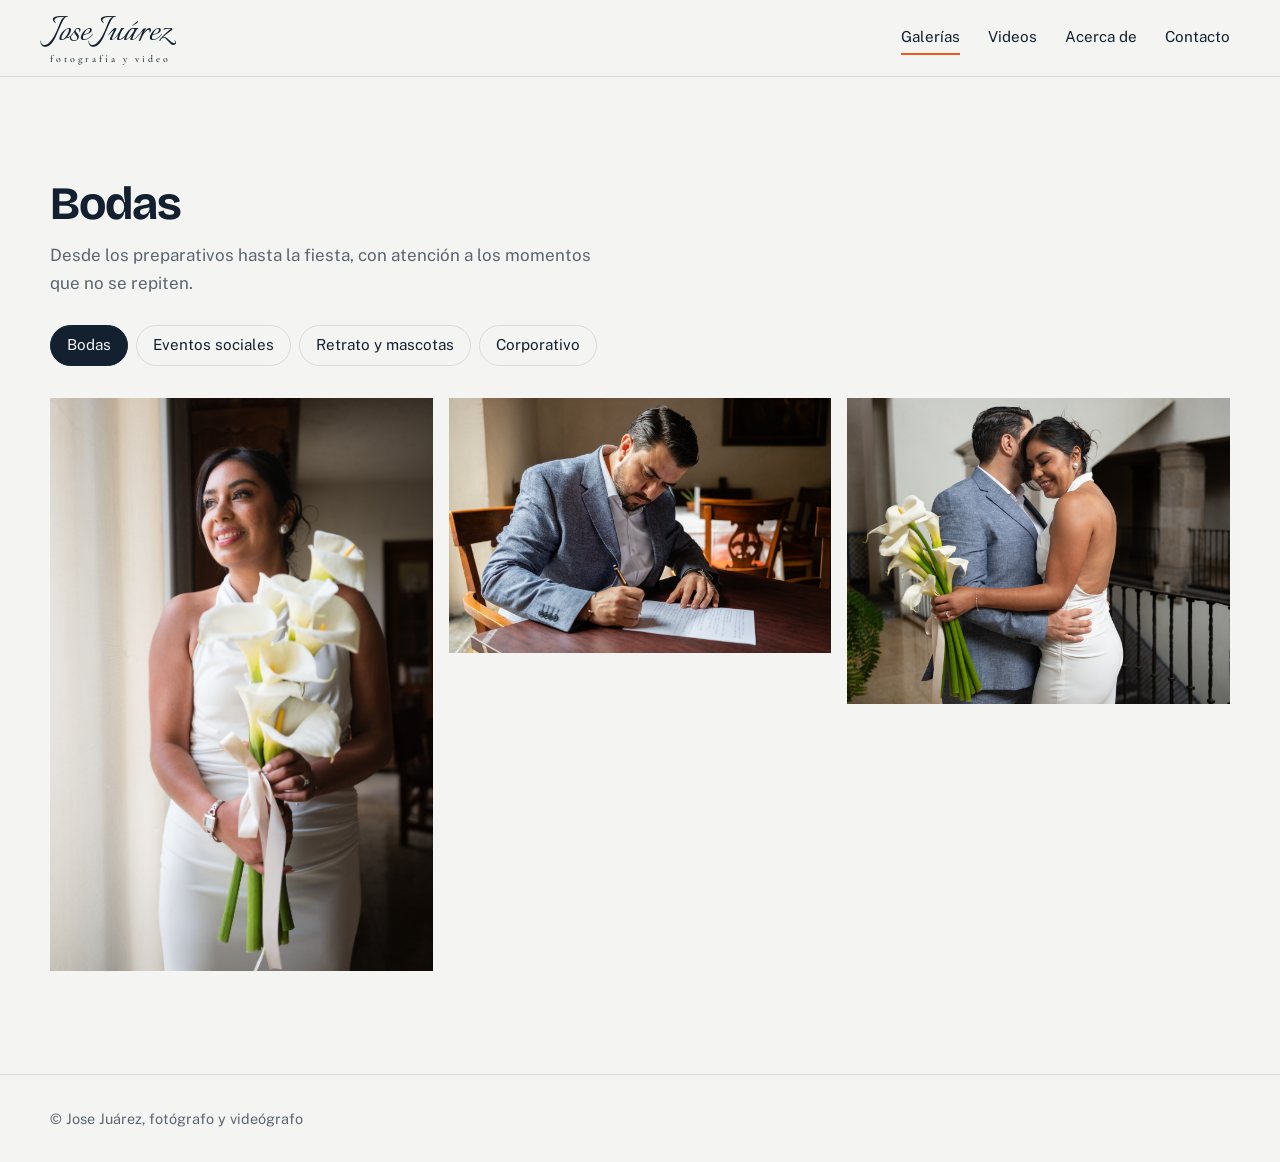
<file: galeria.html>
<!DOCTYPE html>
<html lang="es">
<head>
  <meta charset="utf-8">
  <meta name="viewport" content="width=device-width, initial-scale=1">
  <title>Galería — Jose Juárez</title>
  <meta name="description" content="Galerías de fotografía de Jose Juárez: drone, eventos sociales y corporativo.">
  <link rel="preconnect" href="https://fonts.googleapis.com">
  <link rel="preconnect" href="https://fonts.gstatic.com" crossorigin>
  <link href="https://fonts.googleapis.com/css2?family=Bricolage+Grotesque:opsz,wght@12..96,600;12..96,700&family=Public+Sans:wght@400;600&family=Italianno&family=Cormorant+Garamond:wght@500&display=swap" rel="stylesheet">
  <link rel="stylesheet" href="style.css">
</head>
<body data-pagina="galeria">
  <header class="top">
    <div class="wrap">
      <a class="brand" href="index.html" aria-label="Jose Juárez, fotografía y video"><span class="b-nombre">Jose Juárez</span><span class="b-sub">fotografía y video</span></a>
      <button class="menu" aria-expanded="false" aria-controls="nav">Menú</button>
      <nav class="nav" id="nav">
        <a href="index.html#galerias" aria-current="page">Galerías</a>
        <a href="index.html#videos">Videos</a>
        <a href="index.html#acerca">Acerca de</a>
        <a href="index.html#contacto">Contacto</a>
      </nav>
    </div>
  </header>

  <main class="sec">
    <div class="wrap">
      <h2 id="titulo"></h2>
      <p class="intro" id="descripcion"></p>
      <nav class="tabs" id="tabs" aria-label="Categorías"></nav>
      <div class="mosaico" id="mosaico"></div>
    </div>
  </main>

  <dialog id="visor" aria-label="Visor de fotos">
    <div class="visor-in">
      <img id="visor-img" alt="">
      <p id="visor-cap"></p>
    </div>
    <button class="vb" id="v-cerrar" aria-label="Cerrar">✕</button>
    <button class="vb" id="v-prev" aria-label="Foto anterior">‹</button>
    <button class="vb" id="v-next" aria-label="Foto siguiente">›</button>
  </dialog>

  <footer><div class="wrap">© Jose Juárez, fotógrafo y videógrafo</div></footer>
  <script src="datos.js"></script>
  <script src="app.js"></script>
</body>
</html>
</file>
<file: style.css>
:root{
  --h:76px; --paper:#F4F5F2; --ink:#12202F; --mist:#5A6572; --line:#D8DCD7; --signal:#F0581A; --deep:#0C1722;
  --display:"Bricolage Grotesque",system-ui,sans-serif;
  --text:"Public Sans",system-ui,sans-serif;
}
*{box-sizing:border-box;margin:0}
html{scroll-behavior:smooth;scroll-padding-top:calc(var(--h) + 8px)}
@media (prefers-reduced-motion:reduce){html{scroll-behavior:auto}}
body{font:400 1.0625rem/1.6 var(--text);color:var(--ink);background:var(--paper)}
img{display:block;max-width:100%}
a{color:inherit}
:focus-visible{outline:3px solid var(--signal);outline-offset:3px}
.wrap{width:min(1180px,100% - 2.5rem);margin-inline:auto}

/* Encabezado */
.top{position:sticky;top:0;z-index:20;background:rgba(244,245,242,.94);backdrop-filter:blur(8px);border-bottom:1px solid var(--line)}
.top .wrap{display:flex;align-items:center;justify-content:space-between;height:var(--h)}
.brand{display:flex;flex-direction:column;align-items:center;text-decoration:none;line-height:1}
.b-nombre{font:400 2.7rem/1 Italianno,"Brush Script MT",cursive}
.b-sub{margin-top:1px;font:500 .62rem/1 "Cormorant Garamond",Georgia,serif;letter-spacing:.3em}
@media (max-width:760px){.b-nombre{font-size:2.3rem}}
.nav{display:flex;gap:1.75rem}
.nav a{text-decoration:none;font-size:.95rem;padding:.25rem 0;border-bottom:2px solid transparent}
.nav a:hover,.nav a[aria-current]{border-color:var(--signal)}
.menu{display:none;background:none;border:1px solid var(--line);border-radius:6px;padding:.4rem .8rem;font:inherit;color:inherit;cursor:pointer}
@media (max-width:760px){
  .menu{display:block}
  .nav{display:none;position:absolute;top:var(--h);left:0;right:0;flex-direction:column;gap:0;background:var(--paper);border-bottom:1px solid var(--line);padding:.5rem 1.25rem 1rem}
  .nav.abierto{display:flex}
  .nav a{padding:.75rem 0}
}

/* Portada */
.hero{position:relative;min-height:calc(100svh - var(--h));display:grid;align-items:end;color:#fff;background:var(--deep)}
.hero img{position:absolute;inset:0;width:100%;height:100%;object-fit:cover}
.hero::after{content:"";position:absolute;inset:0;background:linear-gradient(to top,rgba(8,16,24,.85),rgba(8,16,24,.05) 65%)}
.hero .wrap{position:relative;z-index:1;padding-block:4rem}
.hero h1{font:700 clamp(3.2rem,11vw,8.5rem)/.95 var(--display);letter-spacing:-.03em}
.hero p{max-width:34ch;font-size:1.2rem;margin:1.25rem 0 2rem}
.btn{display:inline-block;padding:.85rem 1.5rem;border-radius:4px;background:var(--signal);color:var(--ink);font-weight:600;text-decoration:none}
.btn:hover{background:#ff6a2e}
.btn.claro{background:transparent;border:1.5px solid var(--ink)}
.btn.claro:hover{background:var(--ink);color:var(--paper)}

/* Secciones */
.sec{padding-block:clamp(3.5rem,8vw,6.5rem)}
.sec + .sec{border-top:1px solid var(--line)}
h2{font:700 clamp(1.9rem,4vw,2.9rem)/1.1 var(--display);letter-spacing:-.02em}
.intro{color:var(--mist);max-width:56ch;margin-top:.75rem}

/* Portadas de galería */
.cats{display:grid;grid-template-columns:repeat(auto-fit,minmax(260px,1fr));gap:1.25rem;margin-top:2.25rem}
.cat{position:relative;aspect-ratio:4/5;overflow:hidden;color:#fff;text-decoration:none;background:var(--deep)}
.cat img{position:absolute;inset:0;width:100%;height:100%;object-fit:cover}
.cat::after{content:"";position:absolute;inset:0;background:linear-gradient(to top,rgba(8,16,24,.8),transparent 55%)}
.cat div{position:absolute;z-index:1;left:1.25rem;right:1.25rem;bottom:1.1rem}
.cat strong{display:block;font:700 1.7rem/1.1 var(--display)}
.cat small{font-size:.95rem;opacity:.85}
@media (prefers-reduced-motion:no-preference){.cat img{transition:transform .5s}.cat:hover img{transform:scale(1.04)}}

/* Galería en mosaico */
.tabs{display:flex;flex-wrap:wrap;gap:.5rem;margin:1.75rem 0 2rem}
.tabs a{padding:.45rem 1rem;border:1.5px solid var(--line);border-radius:99px;text-decoration:none;font-size:.95rem}
.tabs a:hover{border-color:var(--ink)}
.tabs a[aria-current]{background:var(--ink);border-color:var(--ink);color:var(--paper)}
.mosaico{columns:3 280px;column-gap:1rem}
.mosaico button{display:block;width:100%;margin:0 0 1rem;padding:0;border:0;background:var(--line);cursor:zoom-in;break-inside:avoid}
.mosaico img{width:100%;height:auto}

/* Videos */
.videos{display:grid;grid-template-columns:repeat(auto-fit,minmax(300px,1fr));gap:1.25rem;margin-top:2rem}
.videos iframe{width:100%;aspect-ratio:16/9;border:0;background:var(--deep)}

/* Acerca de y contacto */
.acerca{display:grid;grid-template-columns:minmax(0,340px) 1fr;gap:clamp(1.5rem,5vw,4rem);align-items:start}
.acerca img{width:100%;aspect-ratio:4/5;object-fit:cover}
.acerca p{max-width:60ch;margin-top:1rem}
@media (max-width:760px){.acerca{grid-template-columns:1fr}}
.acciones{display:flex;flex-direction:column;align-items:flex-start;gap:1rem;margin:1.75rem 0 1rem}
.dato{color:var(--mist)}
footer{padding:2rem 0;border-top:1px solid var(--line);color:var(--mist);font-size:.9rem}

/* Visor de fotos */
dialog{border:0;padding:0;margin:0;inset:0;width:100%;height:100%;max-width:100vw;max-height:100vh;background:transparent;color:#fff}
dialog::backdrop{background:rgba(8,16,24,.95)}
.visor-in{display:grid;place-items:center;height:100%;padding:3.5rem 1rem 3rem}
.visor-in img{max-width:94vw;max-height:80vh;object-fit:contain}
.visor-in p{position:absolute;bottom:1rem;left:0;right:0;text-align:center;font-size:.9rem;opacity:.8}
.vb{position:fixed;background:rgba(255,255,255,.12);border:0;color:#fff;width:48px;height:48px;border-radius:50%;font-size:1.5rem;cursor:pointer}
.vb:hover{background:rgba(255,255,255,.25)}
#v-cerrar{top:1rem;right:1rem}
#v-prev{left:1rem;top:50%;translate:0 -50%}
#v-next{right:1rem;top:50%;translate:0 -50%}

/* Redes: íconos en fila, correo debajo */
.redes{display:flex;gap:.75rem}
.red{display:inline-grid;place-items:center;width:52px;height:52px;border-radius:50%;color:#fff;text-decoration:none}
.red svg{width:28px;height:28px}
.wa svg{fill:currentColor}
.wa{background:#25D366}
.wa:hover{background:#1ebe5b}
.ig{background:linear-gradient(45deg,#f09433,#dc2743,#bc1888)}
.ig:hover{filter:brightness(1.1)}
@media (prefers-reduced-motion:no-preference){.red{transition:transform .2s,filter .2s,background .2s}.red:hover{transform:scale(1.08)}}
</file>
